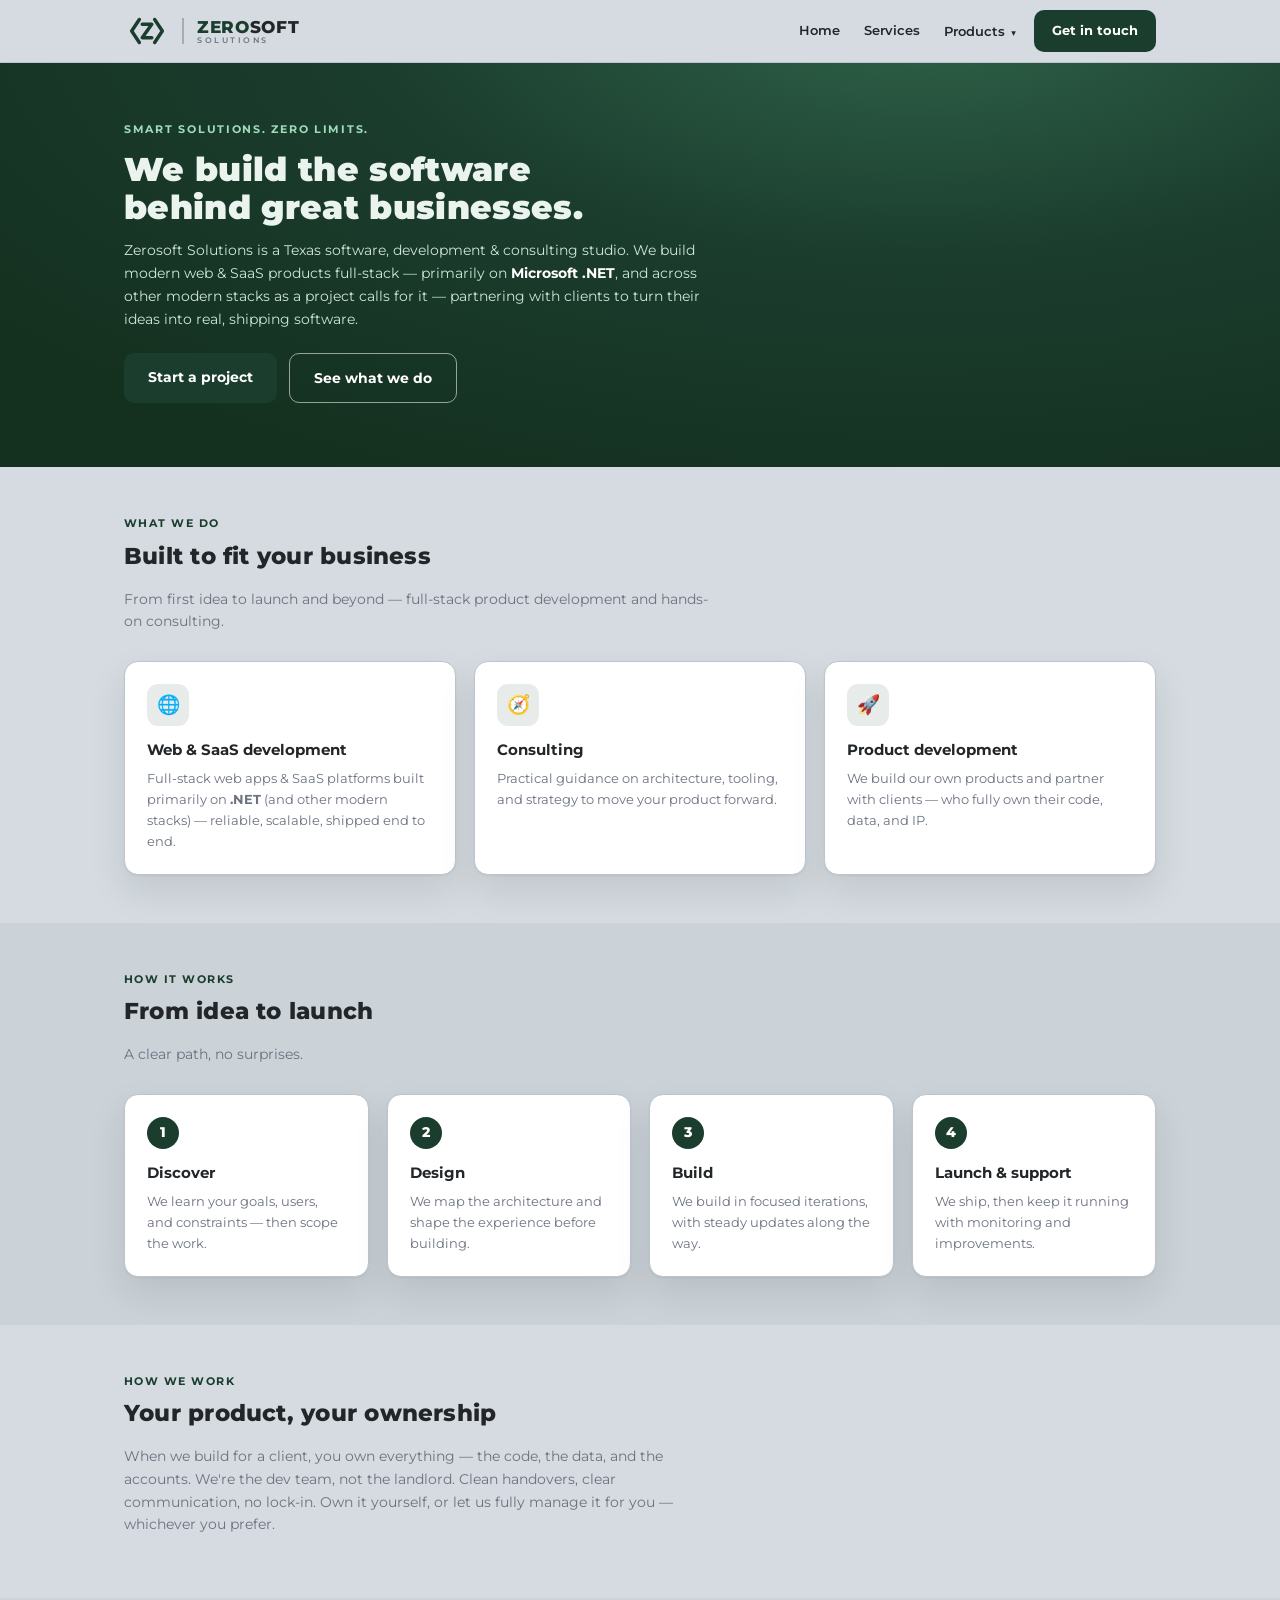
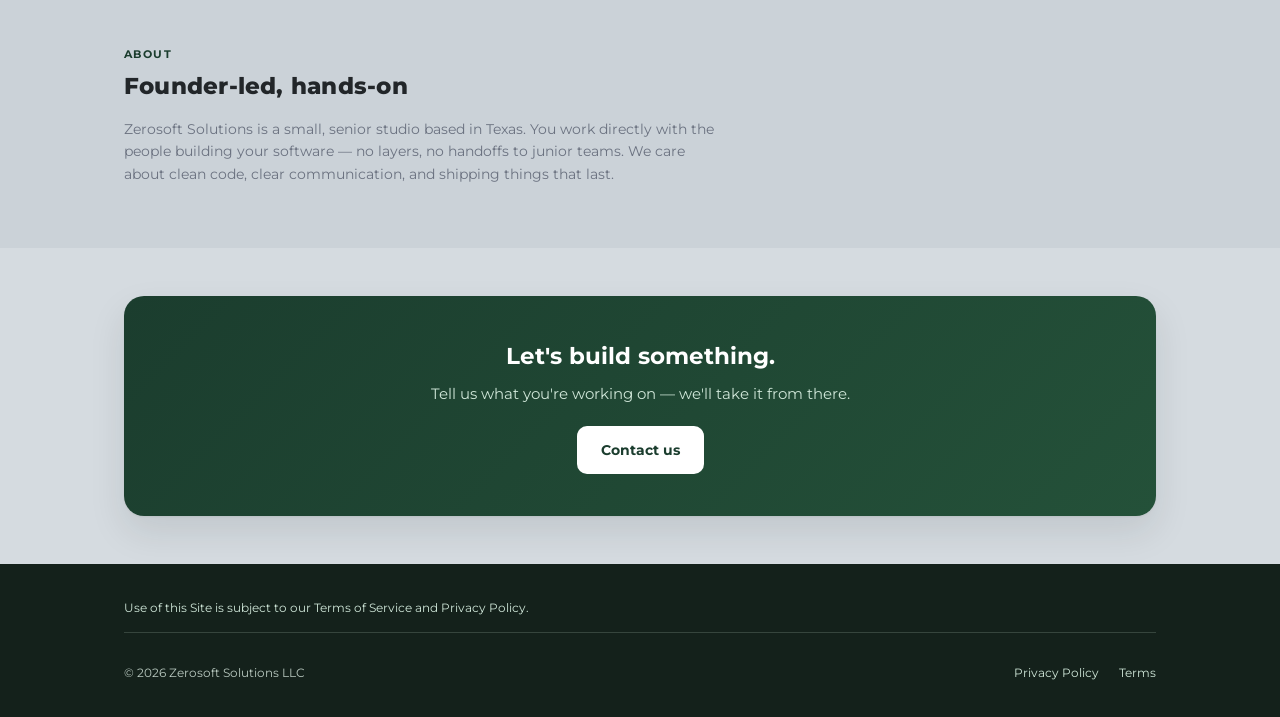
<file: index.html>
<!DOCTYPE html>
<html lang="en">
<head>
<meta charset="utf-8">
<meta name="viewport" content="width=device-width, initial-scale=1">
<title>Zerosoft Solutions — Smart Solutions. Zero Limits.</title>
<meta name="description" content="Zerosoft Solutions is a Texas software, development & consulting studio building web & SaaS products and partnering with clients.">
<link rel="stylesheet" href="src/site.css">
<link rel="icon" href="assets/favicon.svg" type="image/svg+xml">
<meta property="og:type" content="website">
<meta property="og:title" content="Zerosoft Solutions — Smart Solutions. Zero Limits.">
<meta property="og:description" content="Texas software, development & consulting studio building web & SaaS products and partnering with clients.">
<meta property="og:url" content="https://zerosoftsolutions.com/">
<meta property="og:image" content="https://zerosoftsolutions.com/assets/og-image.png">
<meta name="twitter:card" content="summary_large_image">
</head>
<body>

<header class="site-header"><div class="wrap">
  <a href="index.html" class="logo"><svg class="logo-mark" viewBox="0 0 48 48" fill="none" aria-hidden="true"><path d="M16 12 8 24 16 36" stroke="currentColor" stroke-width="3.6" stroke-linecap="round" stroke-linejoin="round"/><path d="M32 12 40 24 32 36" stroke="currentColor" stroke-width="3.6" stroke-linecap="round" stroke-linejoin="round"/><path d="M19 17H29L19 31H29" stroke="currentColor" stroke-width="3.6" stroke-linecap="round" stroke-linejoin="round"/></svg><span class="logo-text"><span class="z">Zero</span><span class="s">Soft</span><small>Solutions</small></span></a>
  <nav class="mainnav" id="mainnav">
    <a href="index.html">Home</a>
    <a href="src/services.html">Services</a>
    <div class="dropdown">
      <a class="drop-toggle" tabindex="0">Products <span class="caret">▾</span></a>
      <div class="menu"><span class="soon">Coming soon<small>New products in the works</small></span></div>
    </div>
  </nav>
  <a class="btn" href="#contact">Get in touch</a>
  <button class="navtoggle" aria-label="Open menu" aria-expanded="false" aria-controls="mainnav"><span></span><span></span><span></span></button>
</div></header>

<section class="hero"><div class="wrap">
  <div class="tag">Smart Solutions. Zero Limits.</div>
  <h1>We build the software<br>behind great businesses.</h1>
  <p>Zerosoft Solutions is a Texas software, development &amp; consulting studio. We build modern web &amp; SaaS
  products full-stack — primarily on <b style="color:#fff">Microsoft .NET</b>, and across other modern stacks as a
  project calls for it — partnering with clients to turn their ideas into real, shipping software.</p>
  <div class="cta">
    <a class="btn lg" href="#contact">Start a project</a>
    <a class="btn lg ghost" href="src/services.html">See what we do</a>
  </div>
</div></section>

<section><div class="wrap">
  <div class="eyebrow">What we do</div>
  <h2 class="sec">Built to fit your business</h2>
  <p class="lead">From first idea to launch and beyond — full-stack product development and hands-on consulting.</p>
  <div class="grid">
    <div class="card">
      <div class="ic">🌐</div>
      <h3>Web &amp; SaaS development</h3>
      <p>Full-stack web apps &amp; SaaS platforms built primarily on <b>.NET</b> (and other modern stacks) — reliable, scalable, shipped end to end.</p>
    </div>
    <div class="card">
      <div class="ic">🧭</div>
      <h3>Consulting</h3>
      <p>Practical guidance on architecture, tooling, and strategy to move your product forward.</p>
    </div>
    <div class="card">
      <div class="ic">🚀</div>
      <h3>Product development</h3>
      <p>We build our own products and partner with clients — who fully own their code, data, and IP.</p>
    </div>
  </div>
</div></section>

<section class="soft"><div class="wrap">
  <div class="eyebrow">How it works</div>
  <h2 class="sec">From idea to launch</h2>
  <p class="lead">A clear path, no surprises.</p>
  <div class="grid">
    <div class="card"><div class="stepno">1</div><h3>Discover</h3><p>We learn your goals, users, and constraints — then scope the work.</p></div>
    <div class="card"><div class="stepno">2</div><h3>Design</h3><p>We map the architecture and shape the experience before building.</p></div>
    <div class="card"><div class="stepno">3</div><h3>Build</h3><p>We build in focused iterations, with steady updates along the way.</p></div>
    <div class="card"><div class="stepno">4</div><h3>Launch &amp; support</h3><p>We ship, then keep it running with monitoring and improvements.</p></div>
  </div>
</div></section>

<section><div class="wrap">
  <div class="eyebrow">How we work</div>
  <h2 class="sec">Your product, your ownership</h2>
  <p class="lead">When we build for a client, you own everything — the code, the data, and the accounts.
  We're the dev team, not the landlord. Clean handovers, clear communication, no lock-in.
  Own it yourself, or let us fully manage it for you — whichever you prefer.</p>
</div></section>

<section class="soft"><div class="wrap">
  <div class="eyebrow">About</div>
  <h2 class="sec">Founder-led, hands-on</h2>
  <p class="lead">Zerosoft Solutions is a small, senior studio based in Texas. You work directly with the people building
  your software — no layers, no handoffs to junior teams. We care about clean code, clear communication, and shipping
  things that last.</p>
</div></section>

<section id="contact"><div class="wrap">
  <div class="band">
    <h2>Let's build something.</h2>
    <p>Tell us what you're working on — we'll take it from there.</p>
    <a class="btn lg" style="background:#fff;color:var(--green)" href="mailto:support@zerosoftsolutions.com?subject=Project%20inquiry">Contact us</a>
  </div>
</div></section>

<footer class="site-footer"><div class="wrap">
  <div class="footer-notice">Use of this Site is subject to our <a href="src/terms.html">Terms of Service</a> and <a href="src/privacy.html">Privacy Policy</a>.</div>
  <div class="footer-row">
    <div>&copy; 2026 Zerosoft Solutions LLC</div>
    <div class="links">
      <a href="src/privacy.html">Privacy Policy</a>
      <a href="src/terms.html">Terms</a>
    </div>
  </div>
</div></footer>

<script src="src/nav.js"></script>
</body>
</html>
</file>
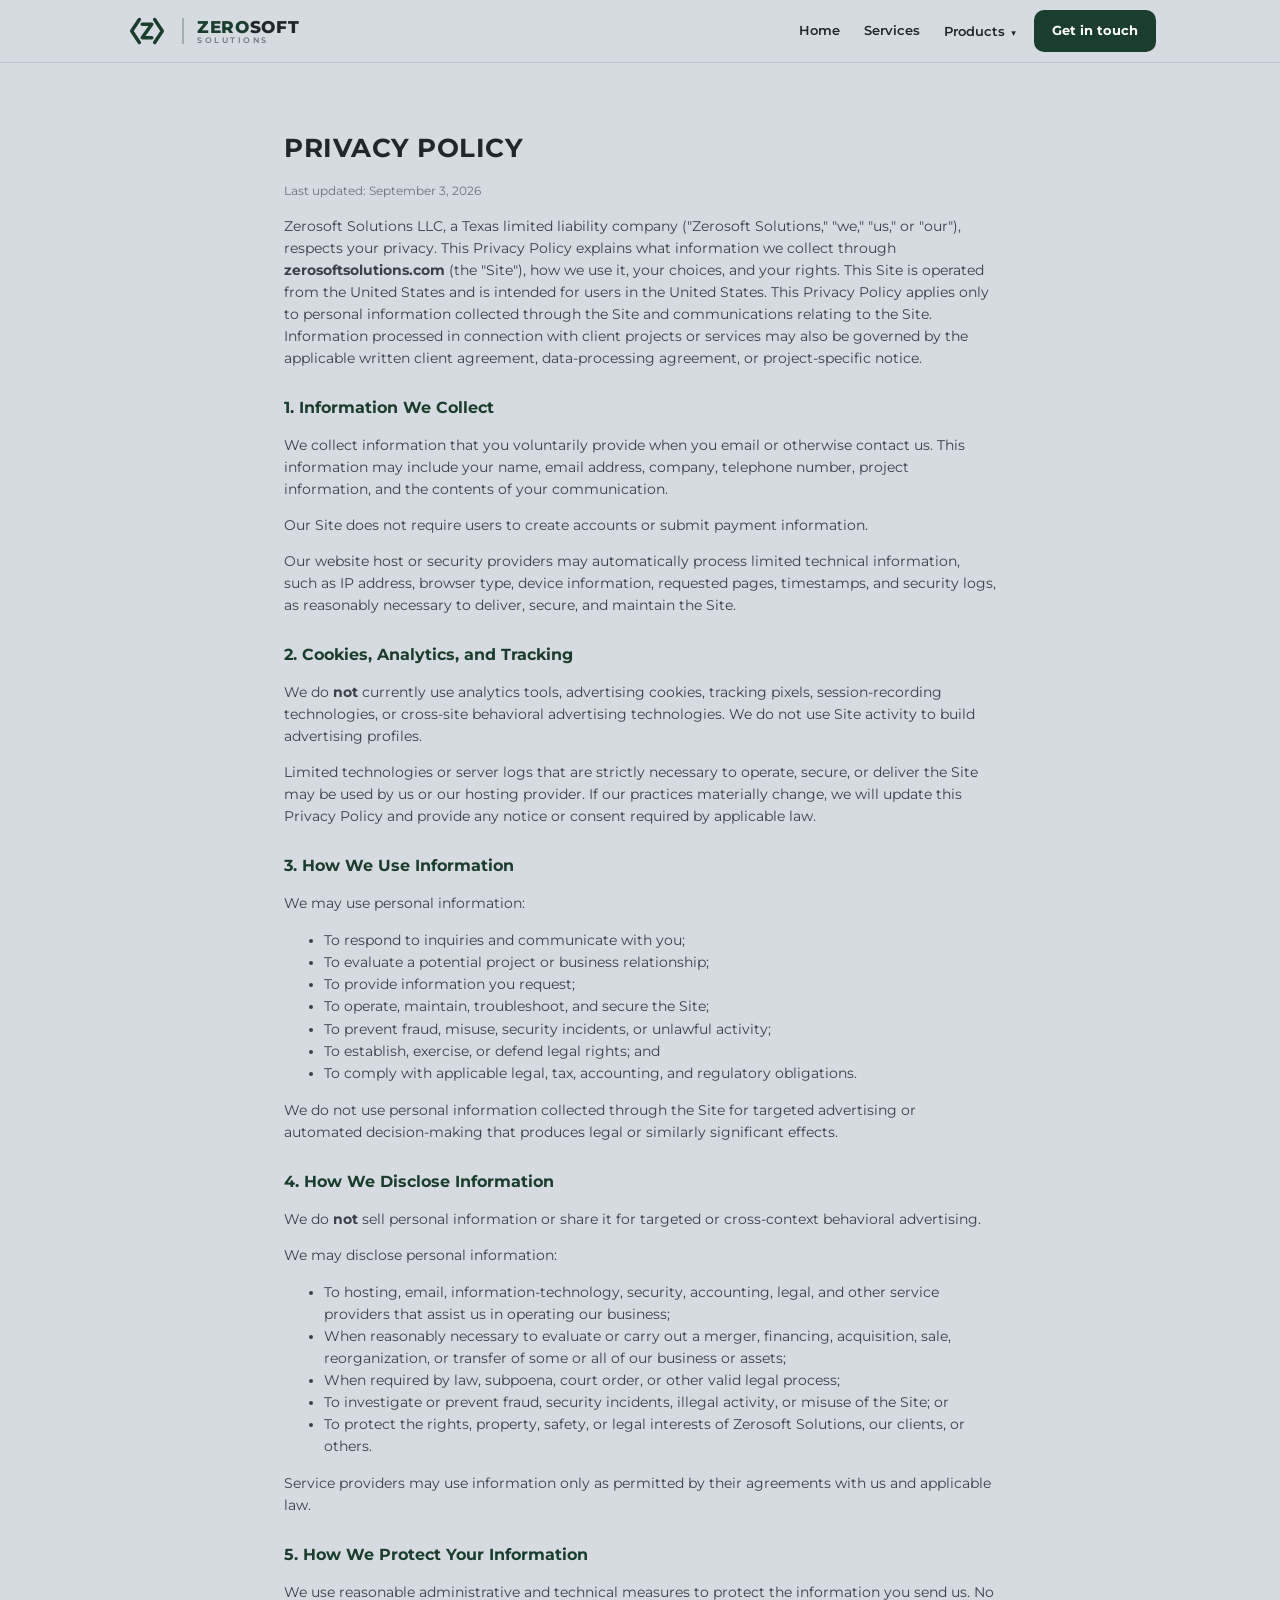
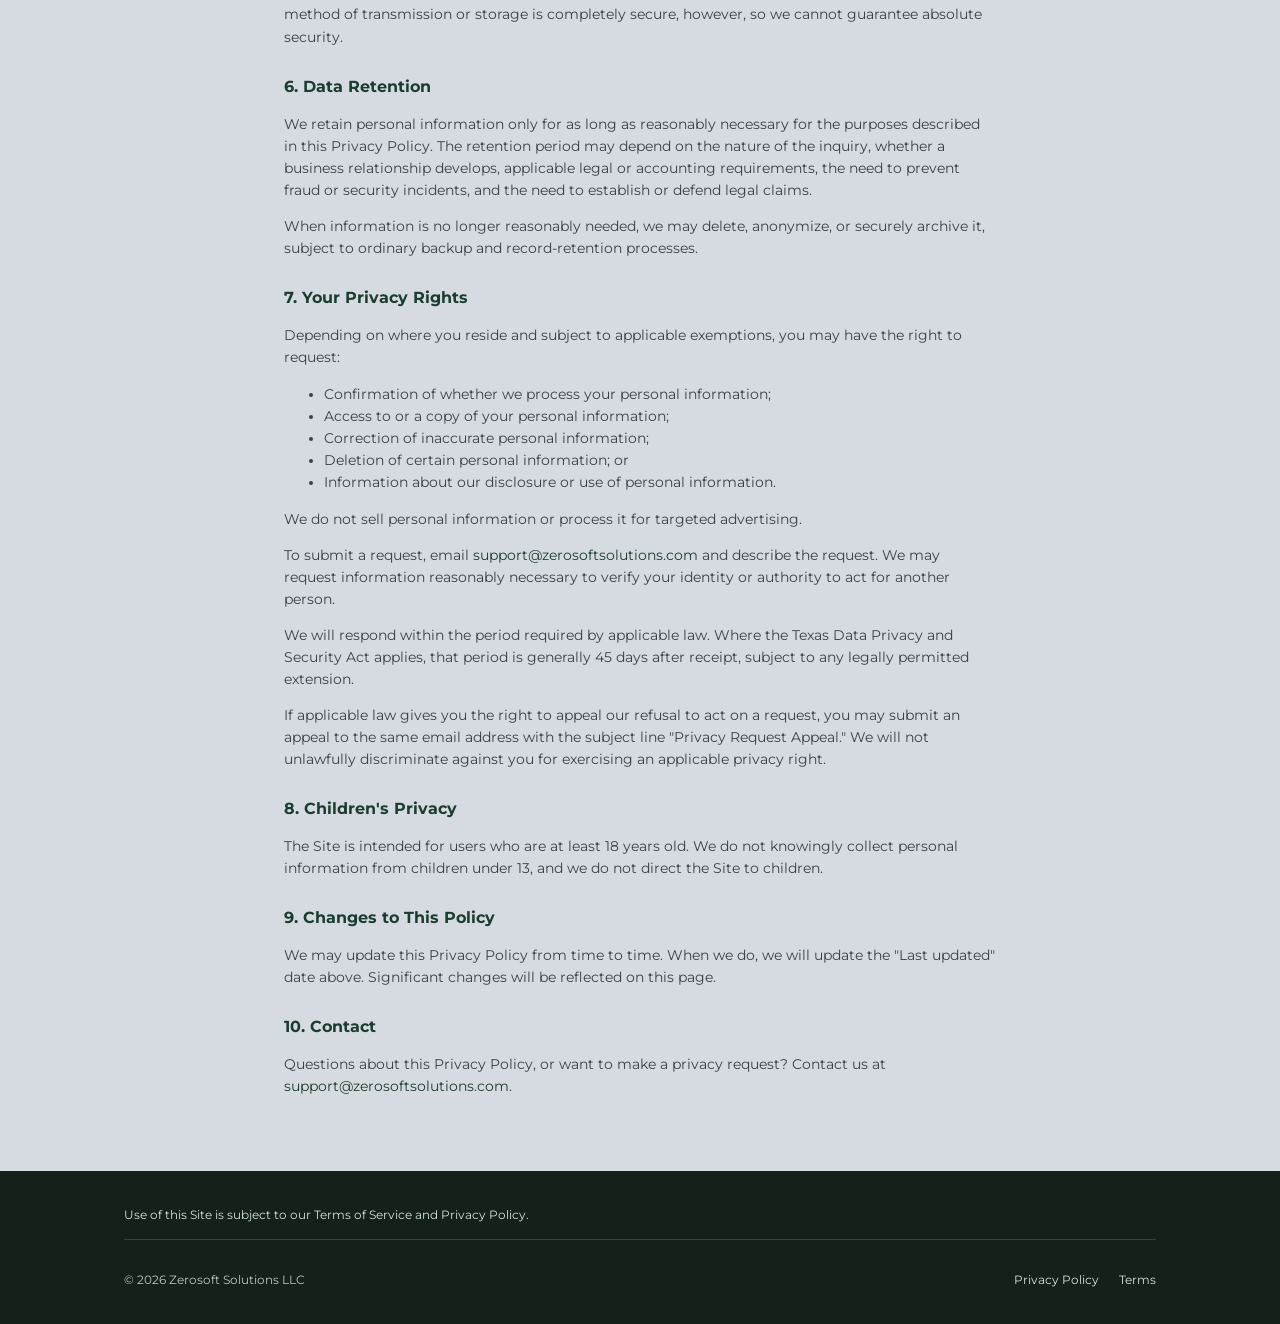
<file: src/privacy.html>
<!DOCTYPE html>
<html lang="en">
<head>
<meta charset="utf-8">
<meta name="viewport" content="width=device-width, initial-scale=1">
<title>Privacy Policy — Zerosoft Solutions</title>
<link rel="stylesheet" href="site.css">
<link rel="icon" href="../assets/favicon.svg" type="image/svg+xml">
<meta property="og:type" content="website">
<meta property="og:title" content="Privacy Policy — Zerosoft Solutions">
<meta property="og:description" content="How Zerosoft Solutions handles information collected through zerosoftsolutions.com.">
<meta property="og:url" content="https://zerosoftsolutions.com/src/privacy.html">
<meta property="og:image" content="https://zerosoftsolutions.com/assets/og-image.png">
<meta name="twitter:card" content="summary_large_image">
</head>
<body>

<header class="site-header"><div class="wrap">
  <a href="../index.html" class="logo"><svg class="logo-mark" viewBox="0 0 48 48" fill="none" aria-hidden="true"><path d="M16 12 8 24 16 36" stroke="currentColor" stroke-width="3.6" stroke-linecap="round" stroke-linejoin="round"/><path d="M32 12 40 24 32 36" stroke="currentColor" stroke-width="3.6" stroke-linecap="round" stroke-linejoin="round"/><path d="M19 17H29L19 31H29" stroke="currentColor" stroke-width="3.6" stroke-linecap="round" stroke-linejoin="round"/></svg><span class="logo-text"><span class="z">Zero</span><span class="s">Soft</span><small>Solutions</small></span></a>
  <nav class="mainnav" id="mainnav">
    <a href="../index.html">Home</a>
    <a href="services.html">Services</a>
    <div class="dropdown">
      <a class="drop-toggle" tabindex="0">Products <span class="caret">▾</span></a>
      <div class="menu"><span class="soon">Coming soon<small>New products in the works</small></span></div>
    </div>
  </nav>
  <a class="btn" href="../index.html#contact">Get in touch</a>
  <button class="navtoggle" aria-label="Open menu" aria-expanded="false" aria-controls="mainnav"><span></span><span></span><span></span></button>
</div></header>

<main class="legal">
  <h1>Privacy Policy</h1>
  <p class="muted">Last updated: September 3, 2026</p>

  <p>Zerosoft Solutions LLC, a Texas limited liability company ("Zerosoft Solutions," "we," "us," or "our"), respects
  your privacy. This Privacy Policy explains what information we collect through <b>zerosoftsolutions.com</b> (the
  "Site"), how we use it, your choices, and your rights. This Site is operated from the United States and is intended
  for users in the United States. This Privacy Policy applies only to personal information collected through the Site
  and communications relating to the Site. Information processed in connection with client projects or services may
  also be governed by the applicable written client agreement, data-processing agreement, or project-specific
  notice.</p>

  <h2>1. Information We Collect</h2>
  <p>We collect information that you voluntarily provide when you email or otherwise contact us. This information may
  include your name, email address, company, telephone number, project information, and the contents of your
  communication.</p>
  <p>Our Site does not require users to create accounts or submit payment information.</p>
  <p>Our website host or security providers may automatically process limited technical information, such as IP address,
  browser type, device information, requested pages, timestamps, and security logs, as reasonably necessary to deliver,
  secure, and maintain the Site.</p>

  <h2>2. Cookies, Analytics, and Tracking</h2>
  <p>We do <b>not</b> currently use analytics tools, advertising cookies, tracking pixels, session-recording
  technologies, or cross-site behavioral advertising technologies. We do not use Site activity to build advertising
  profiles.</p>
  <p>Limited technologies or server logs that are strictly necessary to operate, secure, or deliver the Site may be used
  by us or our hosting provider. If our practices materially change, we will update this Privacy Policy and provide any
  notice or consent required by applicable law.</p>

  <h2>3. How We Use Information</h2>
  <p>We may use personal information:</p>
  <ul>
    <li>To respond to inquiries and communicate with you;</li>
    <li>To evaluate a potential project or business relationship;</li>
    <li>To provide information you request;</li>
    <li>To operate, maintain, troubleshoot, and secure the Site;</li>
    <li>To prevent fraud, misuse, security incidents, or unlawful activity;</li>
    <li>To establish, exercise, or defend legal rights; and</li>
    <li>To comply with applicable legal, tax, accounting, and regulatory obligations.</li>
  </ul>
  <p>We do not use personal information collected through the Site for targeted advertising or automated decision-making
  that produces legal or similarly significant effects.</p>

  <h2>4. How We Disclose Information</h2>
  <p>We do <b>not</b> sell personal information or share it for targeted or cross-context behavioral advertising.</p>
  <p>We may disclose personal information:</p>
  <ul>
    <li>To hosting, email, information-technology, security, accounting, legal, and other service providers that assist
    us in operating our business;</li>
    <li>When reasonably necessary to evaluate or carry out a merger, financing, acquisition, sale, reorganization, or
    transfer of some or all of our business or assets;</li>
    <li>When required by law, subpoena, court order, or other valid legal process;</li>
    <li>To investigate or prevent fraud, security incidents, illegal activity, or misuse of the Site; or</li>
    <li>To protect the rights, property, safety, or legal interests of Zerosoft Solutions, our clients, or others.</li>
  </ul>
  <p>Service providers may use information only as permitted by their agreements with us and applicable law.</p>

  <h2>5. How We Protect Your Information</h2>
  <p>We use reasonable administrative and technical measures to protect the information you send us. No method of
  transmission or storage is completely secure, however, so we cannot guarantee absolute security.</p>

  <h2>6. Data Retention</h2>
  <p>We retain personal information only for as long as reasonably necessary for the purposes described in this Privacy
  Policy. The retention period may depend on the nature of the inquiry, whether a business relationship develops,
  applicable legal or accounting requirements, the need to prevent fraud or security incidents, and the need to
  establish or defend legal claims.</p>
  <p>When information is no longer reasonably needed, we may delete, anonymize, or securely archive it, subject to
  ordinary backup and record-retention processes.</p>

  <h2>7. Your Privacy Rights</h2>
  <p>Depending on where you reside and subject to applicable exemptions, you may have the right to request:</p>
  <ul>
    <li>Confirmation of whether we process your personal information;</li>
    <li>Access to or a copy of your personal information;</li>
    <li>Correction of inaccurate personal information;</li>
    <li>Deletion of certain personal information; or</li>
    <li>Information about our disclosure or use of personal information.</li>
  </ul>
  <p>We do not sell personal information or process it for targeted advertising.</p>
  <p>To submit a request, email <a href="mailto:support@zerosoftsolutions.com">support@zerosoftsolutions.com</a> and
  describe the request. We may request information reasonably necessary to verify your identity or authority to act for
  another person.</p>
  <p>We will respond within the period required by applicable law. Where the Texas Data Privacy and Security Act
  applies, that period is generally 45 days after receipt, subject to any legally permitted extension.</p>
  <p>If applicable law gives you the right to appeal our refusal to act on a request, you may submit an appeal to the
  same email address with the subject line "Privacy Request Appeal." We will not unlawfully discriminate against you for
  exercising an applicable privacy right.</p>

  <h2>8. Children's Privacy</h2>
  <p>The Site is intended for users who are at least 18 years old. We do not knowingly collect personal information from
  children under 13, and we do not direct the Site to children.</p>

  <h2>9. Changes to This Policy</h2>
  <p>We may update this Privacy Policy from time to time. When we do, we will update the "Last updated" date above.
  Significant changes will be reflected on this page.</p>

  <h2>10. Contact</h2>
  <p>Questions about this Privacy Policy, or want to make a privacy request? Contact us at
  <a href="mailto:support@zerosoftsolutions.com">support@zerosoftsolutions.com</a>.</p>
</main>

<footer class="site-footer"><div class="wrap">
  <div class="footer-notice">Use of this Site is subject to our <a href="terms.html">Terms of Service</a> and <a href="privacy.html">Privacy Policy</a>.</div>
  <div class="footer-row">
    <div>&copy; 2026 Zerosoft Solutions LLC</div>
    <div class="links">
      <a href="privacy.html">Privacy Policy</a>
      <a href="terms.html">Terms</a>
    </div>
  </div>
</div></footer>

<script src="nav.js"></script>
</body>
</html>
</file>
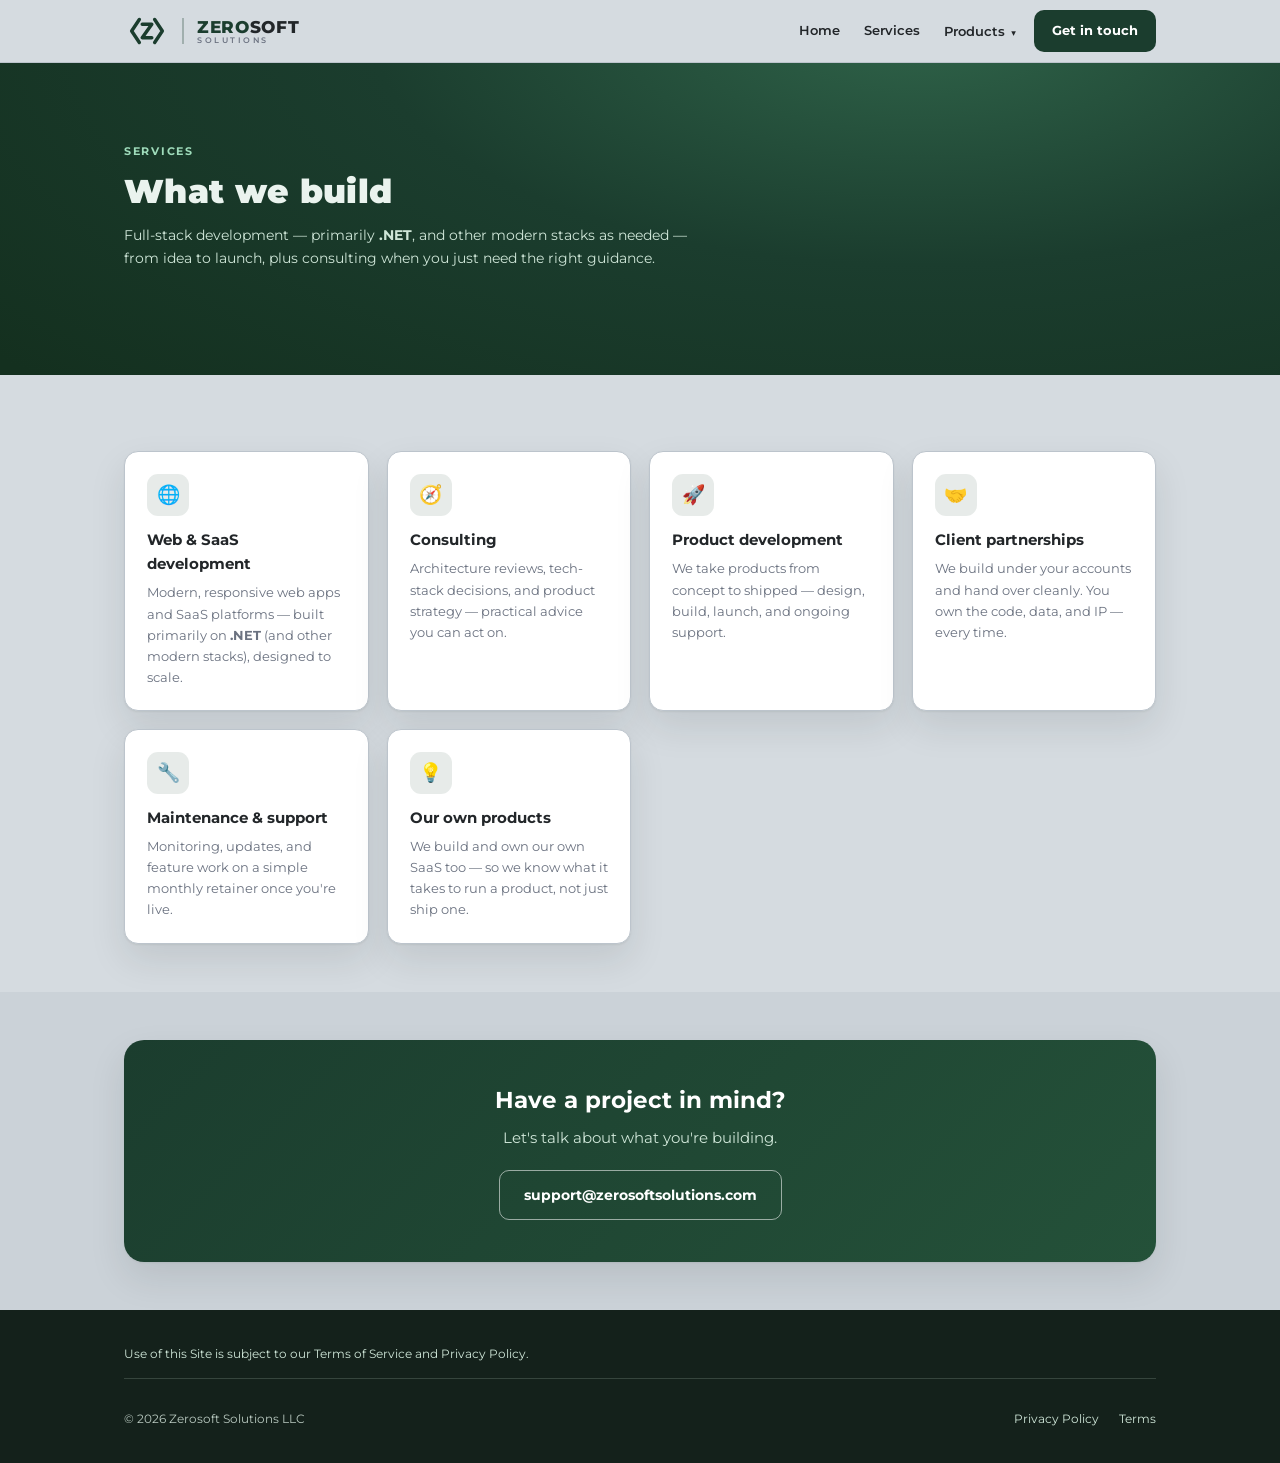
<file: src/services.html>
<!DOCTYPE html>
<html lang="en">
<head>
<meta charset="utf-8">
<meta name="viewport" content="width=device-width, initial-scale=1">
<title>Services — Zerosoft Solutions</title>
<meta name="description" content="Web & SaaS development, consulting, and product development from Zerosoft Solutions.">
<link rel="stylesheet" href="site.css">
<link rel="icon" href="../assets/favicon.svg" type="image/svg+xml">
<meta property="og:type" content="website">
<meta property="og:title" content="Services — Zerosoft Solutions">
<meta property="og:description" content="Web & SaaS development (.NET-primary), consulting, and managed services.">
<meta property="og:url" content="https://zerosoftsolutions.com/src/services.html">
<meta property="og:image" content="https://zerosoftsolutions.com/assets/og-image.png">
<meta name="twitter:card" content="summary_large_image">
</head>
<body>

<header class="site-header"><div class="wrap">
  <a href="../index.html" class="logo"><svg class="logo-mark" viewBox="0 0 48 48" fill="none" aria-hidden="true"><path d="M16 12 8 24 16 36" stroke="currentColor" stroke-width="3.6" stroke-linecap="round" stroke-linejoin="round"/><path d="M32 12 40 24 32 36" stroke="currentColor" stroke-width="3.6" stroke-linecap="round" stroke-linejoin="round"/><path d="M19 17H29L19 31H29" stroke="currentColor" stroke-width="3.6" stroke-linecap="round" stroke-linejoin="round"/></svg><span class="logo-text"><span class="z">Zero</span><span class="s">Soft</span><small>Solutions</small></span></a>
  <nav class="mainnav" id="mainnav">
    <a href="../index.html">Home</a>
    <a href="services.html">Services</a>
    <div class="dropdown">
      <a class="drop-toggle" tabindex="0">Products <span class="caret">▾</span></a>
      <div class="menu"><span class="soon">Coming soon<small>New products in the works</small></span></div>
    </div>
  </nav>
  <a class="btn" href="../index.html#contact">Get in touch</a>
  <button class="navtoggle" aria-label="Open menu" aria-expanded="false" aria-controls="mainnav"><span></span><span></span><span></span></button>
</div></header>

<section class="hero" style="padding:80px 0 84px"><div class="wrap">
  <div class="tag">Services</div>
  <h1>What we build</h1>
  <p>Full-stack development — primarily <b>.NET</b>, and other modern stacks as needed — from idea to launch, plus consulting when you just need the right guidance.</p>
</div></section>

<section><div class="wrap">
  <div class="grid">
    <div class="card">
      <div class="ic">🌐</div>
      <h3>Web &amp; SaaS development</h3>
      <p>Modern, responsive web apps and SaaS platforms — built primarily on <b>.NET</b> (and other modern stacks), designed to scale.</p>
    </div>
    <div class="card">
      <div class="ic">🧭</div>
      <h3>Consulting</h3>
      <p>Architecture reviews, tech-stack decisions, and product strategy — practical advice you can act on.</p>
    </div>
    <div class="card">
      <div class="ic">🚀</div>
      <h3>Product development</h3>
      <p>We take products from concept to shipped — design, build, launch, and ongoing support.</p>
    </div>
    <div class="card">
      <div class="ic">🤝</div>
      <h3>Client partnerships</h3>
      <p>We build under your accounts and hand over cleanly. You own the code, data, and IP — every time.</p>
    </div>
    <div class="card">
      <div class="ic">🔧</div>
      <h3>Maintenance &amp; support</h3>
      <p>Monitoring, updates, and feature work on a simple monthly retainer once you're live.</p>
    </div>
    <div class="card">
      <div class="ic">💡</div>
      <h3>Our own products</h3>
      <p>We build and own our own SaaS too — so we know what it takes to run a product, not just ship one.</p>
    </div>
  </div>
</div></section>

<section class="soft"><div class="wrap">
  <div class="band">
    <h2>Have a project in mind?</h2>
    <p>Let's talk about what you're building.</p>
    <a class="btn lg ghost" href="mailto:support@zerosoftsolutions.com">support@zerosoftsolutions.com</a>
  </div>
</div></section>

<footer class="site-footer"><div class="wrap">
  <div class="footer-notice">Use of this Site is subject to our <a href="terms.html">Terms of Service</a> and <a href="privacy.html">Privacy Policy</a>.</div>
  <div class="footer-row">
    <div>&copy; 2026 Zerosoft Solutions LLC</div>
    <div class="links">
      <a href="privacy.html">Privacy Policy</a>
      <a href="terms.html">Terms</a>
    </div>
  </div>
</div></footer>

<script src="nav.js"></script>
</body>
</html>
</file>
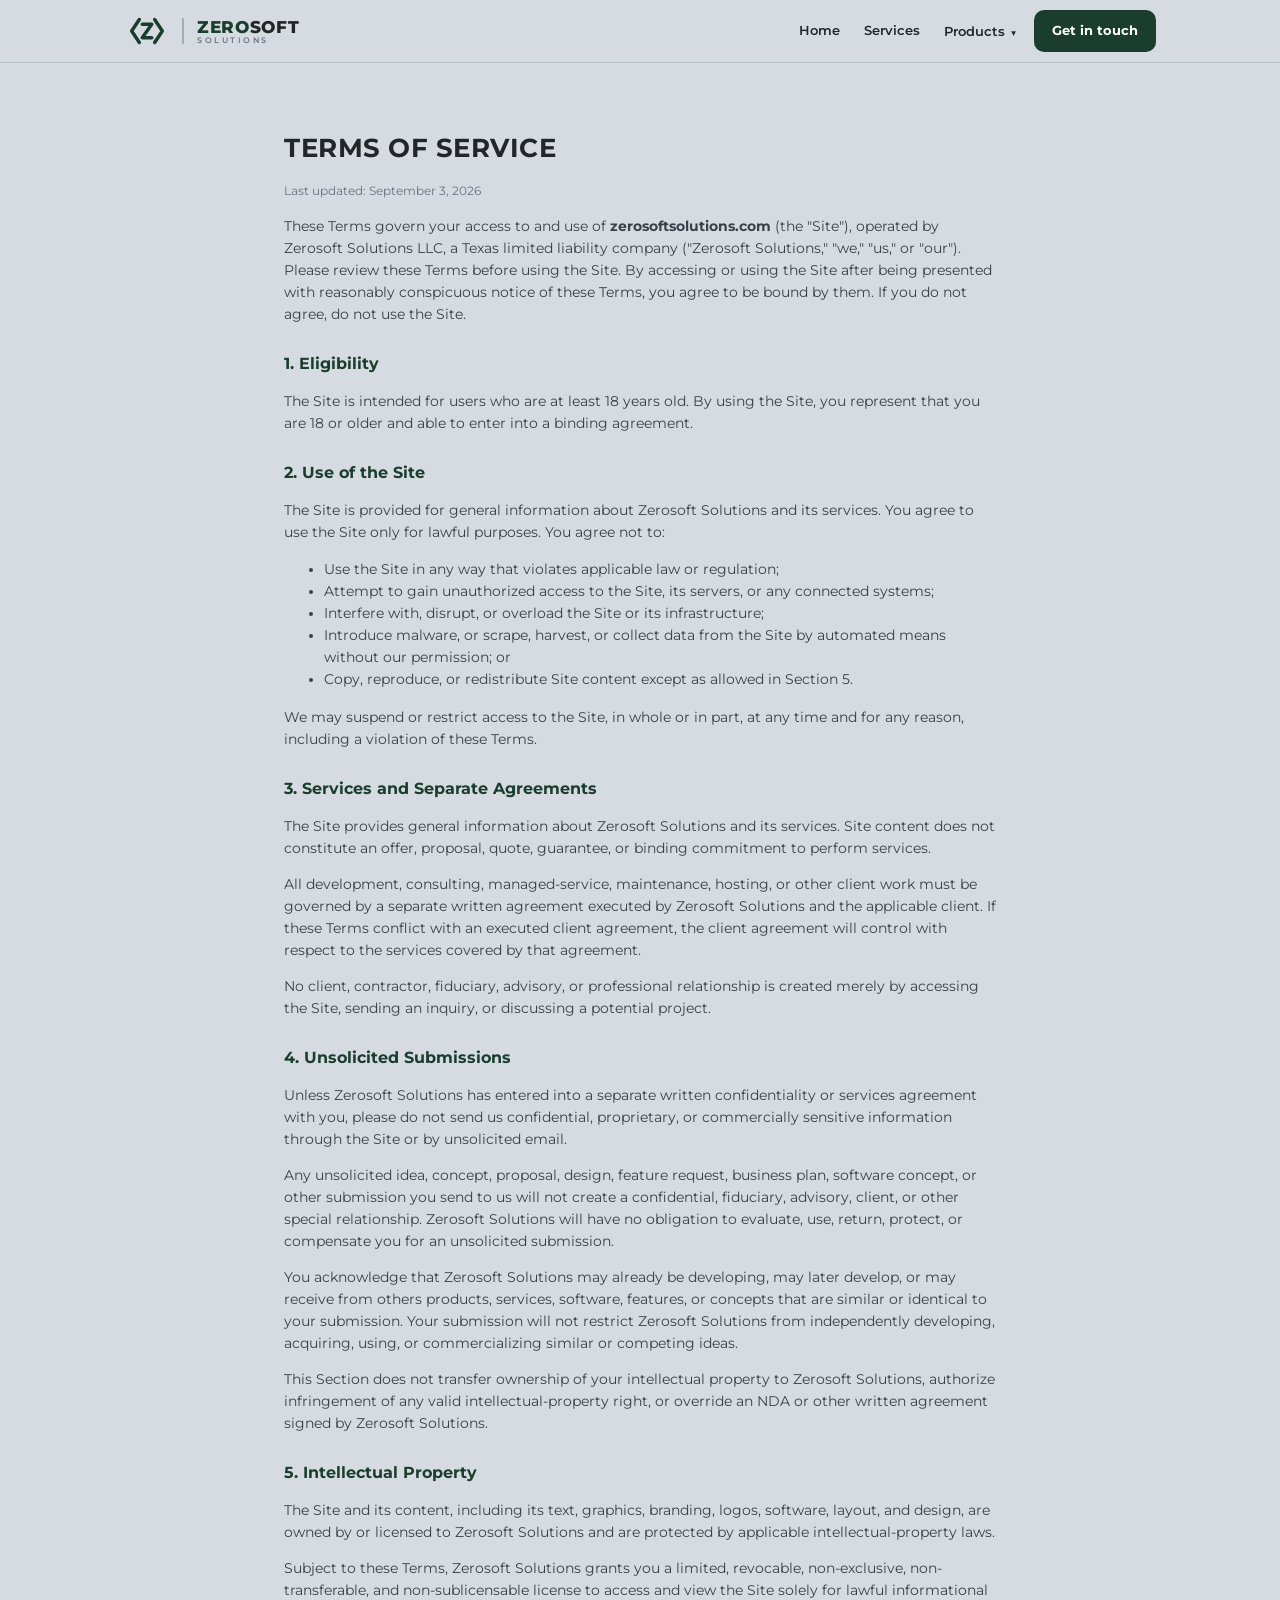
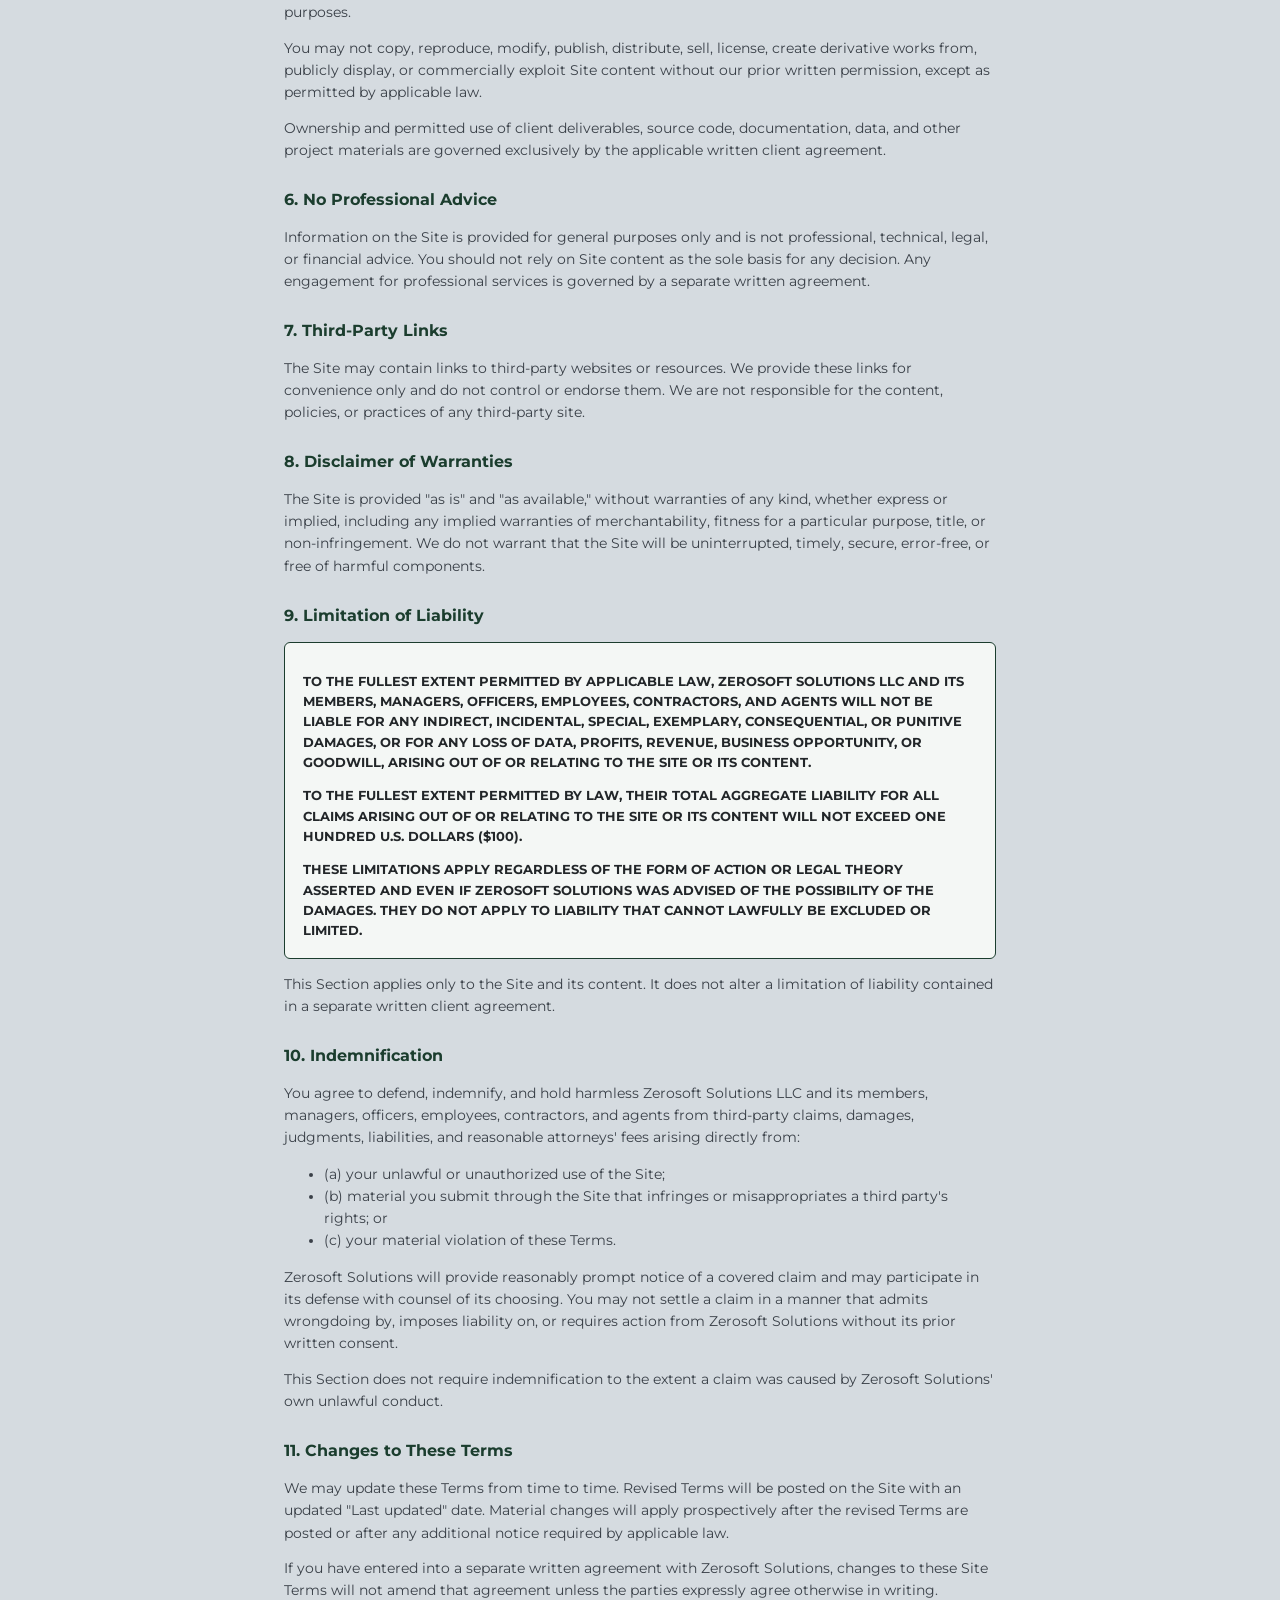
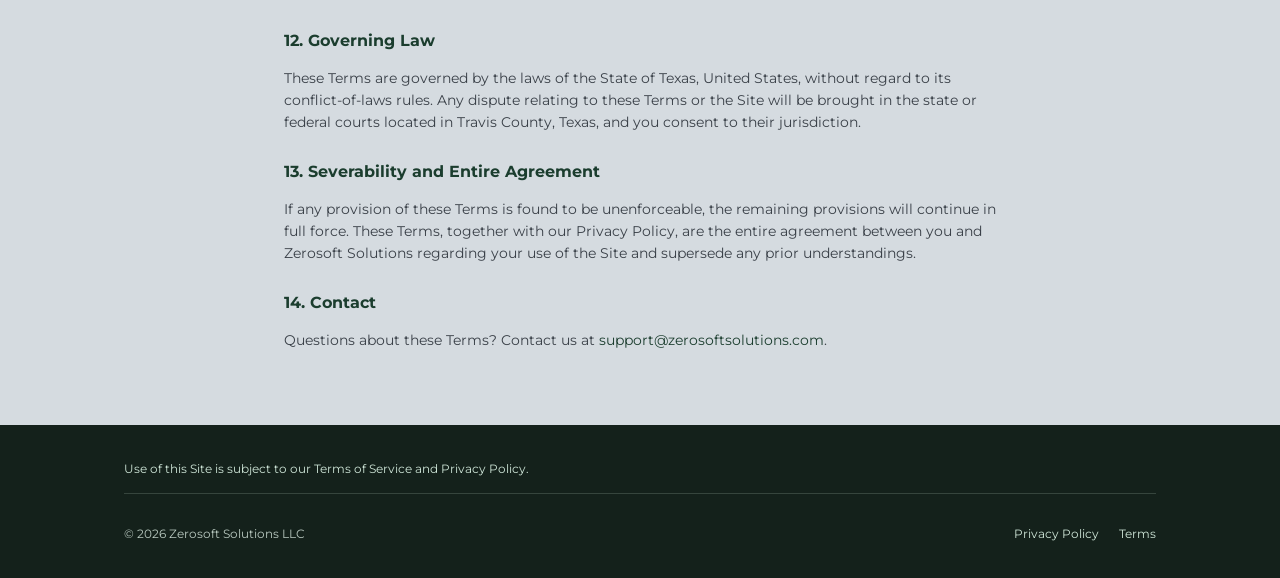
<file: src/terms.html>
<!DOCTYPE html>
<html lang="en">
<head>
<meta charset="utf-8">
<meta name="viewport" content="width=device-width, initial-scale=1">
<title>Terms of Service — Zerosoft Solutions</title>
<link rel="stylesheet" href="site.css">
<link rel="icon" href="../assets/favicon.svg" type="image/svg+xml">
<meta property="og:type" content="website">
<meta property="og:title" content="Terms of Service — Zerosoft Solutions">
<meta property="og:description" content="Terms governing use of zerosoftsolutions.com.">
<meta property="og:url" content="https://zerosoftsolutions.com/src/terms.html">
<meta property="og:image" content="https://zerosoftsolutions.com/assets/og-image.png">
<meta name="twitter:card" content="summary_large_image">
</head>
<body>

<header class="site-header"><div class="wrap">
  <a href="../index.html" class="logo"><svg class="logo-mark" viewBox="0 0 48 48" fill="none" aria-hidden="true"><path d="M16 12 8 24 16 36" stroke="currentColor" stroke-width="3.6" stroke-linecap="round" stroke-linejoin="round"/><path d="M32 12 40 24 32 36" stroke="currentColor" stroke-width="3.6" stroke-linecap="round" stroke-linejoin="round"/><path d="M19 17H29L19 31H29" stroke="currentColor" stroke-width="3.6" stroke-linecap="round" stroke-linejoin="round"/></svg><span class="logo-text"><span class="z">Zero</span><span class="s">Soft</span><small>Solutions</small></span></a>
  <nav class="mainnav" id="mainnav">
    <a href="../index.html">Home</a>
    <a href="services.html">Services</a>
    <div class="dropdown">
      <a class="drop-toggle" tabindex="0">Products <span class="caret">▾</span></a>
      <div class="menu"><span class="soon">Coming soon<small>New products in the works</small></span></div>
    </div>
  </nav>
  <a class="btn" href="../index.html#contact">Get in touch</a>
  <button class="navtoggle" aria-label="Open menu" aria-expanded="false" aria-controls="mainnav"><span></span><span></span><span></span></button>
</div></header>

<main class="legal">
  <h1>Terms of Service</h1>
  <p class="muted">Last updated: September 3, 2026</p>

  <p>These Terms govern your access to and use of <b>zerosoftsolutions.com</b> (the "Site"), operated by
  Zerosoft Solutions LLC, a Texas limited liability company ("Zerosoft Solutions," "we," "us," or "our").
  Please review these Terms before using the Site. By accessing or using the Site after being presented with
  reasonably conspicuous notice of these Terms, you agree to be bound by them. If you do not agree, do not use
  the Site.</p>

  <h2>1. Eligibility</h2>
  <p>The Site is intended for users who are at least 18 years old. By using the Site, you represent that you are 18 or
  older and able to enter into a binding agreement.</p>

  <h2>2. Use of the Site</h2>
  <p>The Site is provided for general information about Zerosoft Solutions and its services. You agree to use the Site
  only for lawful purposes. You agree not to:</p>
  <ul>
    <li>Use the Site in any way that violates applicable law or regulation;</li>
    <li>Attempt to gain unauthorized access to the Site, its servers, or any connected systems;</li>
    <li>Interfere with, disrupt, or overload the Site or its infrastructure;</li>
    <li>Introduce malware, or scrape, harvest, or collect data from the Site by automated means without our permission; or</li>
    <li>Copy, reproduce, or redistribute Site content except as allowed in Section 5.</li>
  </ul>
  <p>We may suspend or restrict access to the Site, in whole or in part, at any time and for any reason, including a
  violation of these Terms.</p>

  <h2>3. Services and Separate Agreements</h2>
  <p>The Site provides general information about Zerosoft Solutions and its services. Site content does not constitute
  an offer, proposal, quote, guarantee, or binding commitment to perform services.</p>
  <p>All development, consulting, managed-service, maintenance, hosting, or other client work must be governed by a
  separate written agreement executed by Zerosoft Solutions and the applicable client. If these Terms conflict with an
  executed client agreement, the client agreement will control with respect to the services covered by that agreement.</p>
  <p>No client, contractor, fiduciary, advisory, or professional relationship is created merely by accessing the Site,
  sending an inquiry, or discussing a potential project.</p>

  <h2>4. Unsolicited Submissions</h2>
  <p>Unless Zerosoft Solutions has entered into a separate written confidentiality or services agreement with you,
  please do not send us confidential, proprietary, or commercially sensitive information through the Site or by
  unsolicited email.</p>
  <p>Any unsolicited idea, concept, proposal, design, feature request, business plan, software concept, or other
  submission you send to us will not create a confidential, fiduciary, advisory, client, or other special relationship.
  Zerosoft Solutions will have no obligation to evaluate, use, return, protect, or compensate you for an unsolicited
  submission.</p>
  <p>You acknowledge that Zerosoft Solutions may already be developing, may later develop, or may receive from others
  products, services, software, features, or concepts that are similar or identical to your submission. Your submission
  will not restrict Zerosoft Solutions from independently developing, acquiring, using, or commercializing similar or
  competing ideas.</p>
  <p>This Section does not transfer ownership of your intellectual property to Zerosoft Solutions, authorize
  infringement of any valid intellectual-property right, or override an NDA or other written agreement signed by
  Zerosoft Solutions.</p>

  <h2>5. Intellectual Property</h2>
  <p>The Site and its content, including its text, graphics, branding, logos, software, layout, and design, are owned by
  or licensed to Zerosoft Solutions and are protected by applicable intellectual-property laws.</p>
  <p>Subject to these Terms, Zerosoft Solutions grants you a limited, revocable, non-exclusive, non-transferable, and
  non-sublicensable license to access and view the Site solely for lawful informational purposes.</p>
  <p>You may not copy, reproduce, modify, publish, distribute, sell, license, create derivative works from, publicly
  display, or commercially exploit Site content without our prior written permission, except as permitted by applicable
  law.</p>
  <p>Ownership and permitted use of client deliverables, source code, documentation, data, and other project materials
  are governed exclusively by the applicable written client agreement.</p>

  <h2>6. No Professional Advice</h2>
  <p>Information on the Site is provided for general purposes only and is not professional, technical, legal, or
  financial advice. You should not rely on Site content as the sole basis for any decision. Any engagement for
  professional services is governed by a separate written agreement.</p>

  <h2>7. Third-Party Links</h2>
  <p>The Site may contain links to third-party websites or resources. We provide these links for convenience only and
  do not control or endorse them. We are not responsible for the content, policies, or practices of any third-party
  site.</p>

  <h2>8. Disclaimer of Warranties</h2>
  <p>The Site is provided "as is" and "as available," without warranties of any kind, whether express or implied,
  including any implied warranties of merchantability, fitness for a particular purpose, title, or non-infringement. We
  do not warrant that the Site will be uninterrupted, timely, secure, error-free, or free of harmful components.</p>

  <h2>9. Limitation of Liability</h2>
  <div class="conspicuous">
    <p>TO THE FULLEST EXTENT PERMITTED BY APPLICABLE LAW, ZEROSOFT SOLUTIONS LLC AND ITS MEMBERS, MANAGERS, OFFICERS,
    EMPLOYEES, CONTRACTORS, AND AGENTS WILL NOT BE LIABLE FOR ANY INDIRECT, INCIDENTAL, SPECIAL, EXEMPLARY,
    CONSEQUENTIAL, OR PUNITIVE DAMAGES, OR FOR ANY LOSS OF DATA, PROFITS, REVENUE, BUSINESS OPPORTUNITY, OR GOODWILL,
    ARISING OUT OF OR RELATING TO THE SITE OR ITS CONTENT.</p>
    <p>TO THE FULLEST EXTENT PERMITTED BY LAW, THEIR TOTAL AGGREGATE LIABILITY FOR ALL CLAIMS ARISING OUT OF OR RELATING
    TO THE SITE OR ITS CONTENT WILL NOT EXCEED ONE HUNDRED U.S. DOLLARS ($100).</p>
    <p>THESE LIMITATIONS APPLY REGARDLESS OF THE FORM OF ACTION OR LEGAL THEORY ASSERTED AND EVEN IF ZEROSOFT SOLUTIONS
    WAS ADVISED OF THE POSSIBILITY OF THE DAMAGES. THEY DO NOT APPLY TO LIABILITY THAT CANNOT LAWFULLY BE EXCLUDED OR
    LIMITED.</p>
  </div>
  <p>This Section applies only to the Site and its content. It does not alter a limitation of liability contained in a
  separate written client agreement.</p>

  <h2>10. Indemnification</h2>
  <p>You agree to defend, indemnify, and hold harmless Zerosoft Solutions LLC and its members, managers, officers,
  employees, contractors, and agents from third-party claims, damages, judgments, liabilities, and reasonable
  attorneys' fees arising directly from:</p>
  <ul>
    <li>(a) your unlawful or unauthorized use of the Site;</li>
    <li>(b) material you submit through the Site that infringes or misappropriates a third party's rights; or</li>
    <li>(c) your material violation of these Terms.</li>
  </ul>
  <p>Zerosoft Solutions will provide reasonably prompt notice of a covered claim and may participate in its defense with
  counsel of its choosing. You may not settle a claim in a manner that admits wrongdoing by, imposes liability on, or
  requires action from Zerosoft Solutions without its prior written consent.</p>
  <p>This Section does not require indemnification to the extent a claim was caused by Zerosoft Solutions' own unlawful
  conduct.</p>

  <h2>11. Changes to These Terms</h2>
  <p>We may update these Terms from time to time. Revised Terms will be posted on the Site with an updated "Last
  updated" date. Material changes will apply prospectively after the revised Terms are posted or after any additional
  notice required by applicable law.</p>
  <p>If you have entered into a separate written agreement with Zerosoft Solutions, changes to these Site Terms will not
  amend that agreement unless the parties expressly agree otherwise in writing.</p>

  <h2>12. Governing Law</h2>
  <p>These Terms are governed by the laws of the State of Texas, United States, without regard to its conflict-of-laws
  rules. Any dispute relating to these Terms or the Site will be brought in the state or federal courts located in
  Travis County, Texas, and you consent to their jurisdiction.</p>

  <h2>13. Severability and Entire Agreement</h2>
  <p>If any provision of these Terms is found to be unenforceable, the remaining provisions will continue in full force.
  These Terms, together with our Privacy Policy, are the entire agreement between you and Zerosoft Solutions regarding
  your use of the Site and supersede any prior understandings.</p>

  <h2>14. Contact</h2>
  <p>Questions about these Terms? Contact us at
  <a href="mailto:support@zerosoftsolutions.com">support@zerosoftsolutions.com</a>.</p>
</main>

<footer class="site-footer"><div class="wrap">
  <div class="footer-notice">Use of this Site is subject to our <a href="terms.html">Terms of Service</a> and <a href="privacy.html">Privacy Policy</a>.</div>
  <div class="footer-row">
    <div>&copy; 2026 Zerosoft Solutions LLC</div>
    <div class="links">
      <a href="privacy.html">Privacy Policy</a>
      <a href="terms.html">Terms</a>
    </div>
  </div>
</div></footer>

<script src="nav.js"></script>
</body>
</html>
</file>
<file: src/site.css>
@import url('https://fonts.googleapis.com/css2?family=Montserrat:wght@400;500;600;700;800;900&display=swap');
:root{
  --green:#1B3D2E;--green-2:#245139;--green-3:#2f6349;
  --ink:#222629;--slate:#6B7280;--line:#bcc4cc;--bg:#d5dbe0;--soft:#cbd2d8;
  --shadow:0 1px 2px rgba(20,30,25,.06),0 16px 36px rgba(20,30,25,.10);
}
*{box-sizing:border-box}
html{scroll-behavior:smooth;font-size:15px}
body{margin:0;font-family:'Montserrat',system-ui,'Segoe UI',Arial,sans-serif;color:var(--ink);background:var(--bg);line-height:1.6}
a{color:var(--green);text-decoration:none}
img{max-width:100%}
.wrap{max-width:1080px;margin:0 auto;padding:0 24px}

/* header */
.site-header{position:sticky;top:0;z-index:30;background:rgba(213,219,224,.9);backdrop-filter:blur(10px);border-bottom:1px solid var(--line)}
.site-header .wrap{display:flex;align-items:center;justify-content:space-between;height:62px;gap:18px}
.logo{display:flex;align-items:center;gap:12px;font-weight:800;text-transform:uppercase;letter-spacing:.04em;font-size:1.16rem;line-height:1}
.logo-mark{width:46px;height:46px;color:var(--green);flex:0 0 auto}
.logo-text{display:block;padding-left:13px;border-left:2px solid rgba(27,61,46,.28)}
.logo .z{color:var(--green)} .logo .s{color:var(--ink)}
.logo small{display:block;font-size:.5rem;letter-spacing:.34em;color:var(--slate);font-weight:600;margin-top:2px}
.mainnav{display:flex;gap:24px;align-items:center}
.mainnav a{color:var(--ink);font-weight:600;font-size:.88rem}
.mainnav a:hover{color:var(--green)}
.btn{display:inline-block;background:var(--green);color:#fff;font-weight:700;font-size:.88rem;padding:10px 18px;border-radius:10px;transition:background .15s,transform .15s;border:none;cursor:pointer}
.btn:hover{background:var(--green-2);transform:translateY(-1px)}
.btn.lg{padding:13px 24px;font-size:.95rem}
.btn.ghost{background:transparent;color:#fff;border:1.5px solid rgba(255,255,255,.55)}
.btn.ghost:hover{background:rgba(255,255,255,.12)}
/* the CTA now sits beside the nav rather than inside it, so the nav can
   collapse into a panel on mobile while the button stays in the bar */
.site-header .wrap{justify-content:flex-start}
.mainnav{margin-left:auto}
.site-header .btn,.site-header .btn:hover{color:#fff}

/* hamburger — desktop hides it */
.navtoggle{display:none;background:none;border:none;cursor:pointer;padding:10px;border-radius:9px;color:var(--ink);line-height:0}
.navtoggle:hover{color:var(--green)}
.navtoggle span{display:block;width:20px;height:2px;background:currentColor;border-radius:2px;transition:transform .18s,opacity .18s}
.navtoggle span+span{margin-top:5px}
.navtoggle[aria-expanded="true"] span:nth-child(1){transform:translateY(7px) rotate(45deg)}
.navtoggle[aria-expanded="true"] span:nth-child(2){opacity:0}
.navtoggle[aria-expanded="true"] span:nth-child(3){transform:translateY(-7px) rotate(-45deg)}

@media(max-width:640px){
  .site-header .wrap{gap:10px}
  .navtoggle{display:block}
  .logo{font-size:1rem;gap:9px}
  .logo-mark{width:38px;height:38px}
  .logo-text{padding-left:10px}
  .logo small{font-size:.46rem;letter-spacing:.28em}

  /* compact CTA stays in the bar — this is the look we settled on */
  .site-header .btn{white-space:nowrap;font-size:.8rem;padding:0 15px;border-radius:9px;
    display:inline-flex;align-items:center;min-height:42px;margin-left:auto}

  /* nav drops down as a panel beneath the header */
  .mainnav{display:none;position:absolute;top:100%;left:0;right:0;margin-left:0;z-index:40;
    flex-direction:column;align-items:stretch;gap:0;padding:0 0 8px;
    background:var(--bg);border-bottom:1px solid var(--line);box-shadow:var(--shadow)}
  .mainnav.open{display:flex}
  /* .open prefix keeps these above the base dropdown rules further down the file */
  .mainnav.open a:not(.btn),.mainnav.open .drop-toggle{display:block;padding:14px 24px;
    font-size:.95rem;border-top:1px solid var(--line)}
  .mainnav.open .dropdown{position:static}
  .mainnav.open .dropdown .menu{position:static;opacity:1;visibility:visible;transform:none;
    box-shadow:none;border:none;background:transparent;padding:4px 24px 8px;min-width:0}
}
@media(max-width:380px){
  .site-header .btn{font-size:.76rem;padding:0 12px}
  .logo{font-size:.92rem}
  .logo-mark{width:34px;height:34px}
}
.mainnav .dropdown{position:relative}
.mainnav .drop-toggle{cursor:pointer;outline:none;color:var(--ink);font-weight:600;font-size:.88rem}
.mainnav .drop-toggle:hover{color:var(--green)}
.mainnav .drop-toggle .caret{font-size:.7em;margin-left:2px}
.mainnav .dropdown .menu{position:absolute;top:calc(100% + 10px);left:0;min-width:210px;background:#fff;border:1px solid var(--line);border-radius:12px;box-shadow:var(--shadow);padding:8px;opacity:0;visibility:hidden;transform:translateY(6px);transition:opacity .16s,transform .16s,visibility .16s}
.mainnav .dropdown:hover .menu,.mainnav .dropdown:focus-within .menu{opacity:1;visibility:visible;transform:translateY(0)}
.mainnav .menu .soon{display:block;padding:9px 11px;color:var(--ink);font-weight:700;font-size:.88rem;border-radius:8px;background:var(--soft)}
.mainnav .menu .soon small{display:block;color:var(--slate);font-weight:500;font-size:.74rem;margin-top:2px}

/* hero */
.hero{background:radial-gradient(1200px 520px at 72% -12%,#2f6349 0%,#1B3D2E 46%,#14301f 100%);color:#eaf3ee;padding:58px 0 64px}
.hero .tag{color:#9fdcbb;font-weight:700;letter-spacing:.16em;text-transform:uppercase;font-size:.72rem;margin-bottom:13px}
.hero h1{font-size:clamp(1.55rem,2.8vw,2.2rem);font-weight:900;line-height:1.14;letter-spacing:.01em;margin:0 0 13px}
.hero p{font-size:.95rem;color:#cfe6d8;max-width:590px;margin:0 0 22px}
.hero .cta{display:flex;gap:12px;flex-wrap:wrap}

/* sections */
section{padding:48px 0}
.eyebrow{color:var(--green);font-weight:700;letter-spacing:.14em;text-transform:uppercase;font-size:.71rem}
h2.sec{font-size:clamp(1.15rem,1.9vw,1.5rem);font-weight:800;margin:5px 0 8px;letter-spacing:.01em}
.lead{color:var(--slate);font-size:.94rem;max-width:590px}
.grid{display:grid;grid-template-columns:repeat(auto-fit,minmax(240px,1fr));gap:18px;margin-top:28px}
.card{background:#ffffff;border:1px solid var(--line);border-radius:14px;padding:22px;box-shadow:var(--shadow)}
.card h3{margin:0 0 6px;font-size:1rem}
.card p{margin:0;color:var(--slate);font-size:.88rem}
.card .ic{width:42px;height:42px;border-radius:11px;background:rgba(27,61,46,.1);display:flex;align-items:center;justify-content:center;font-size:1.25rem;margin-bottom:12px}
.card .stepno{width:32px;height:32px;border-radius:50%;background:var(--green);color:#fff;display:flex;align-items:center;justify-content:center;font-weight:800;font-size:.9rem;margin-bottom:12px}
.soft{background:var(--soft)}

/* contact band */
.band{background:linear-gradient(135deg,#1B3D2E,#245139);color:#eaf3ee;border-radius:20px;padding:42px 34px;text-align:center;box-shadow:var(--shadow)}
.band h2{color:#fff;font-size:1.5rem;margin:0 0 8px}
.band p{color:#cfe6d8;margin:0 0 20px}

/* footer */
.site-footer{background:#14211b;color:#b9c9c0;padding:34px 0}
.site-footer .wrap{display:flex;justify-content:space-between;align-items:center;gap:16px;flex-wrap:wrap;font-size:.83rem}
.site-footer a{color:#cfe6d8}
.site-footer a:hover{color:#fff}
.site-footer .links{display:flex;gap:20px}

/* legal pages */
.legal{max-width:760px;margin:0 auto;padding:48px 24px 60px}
.legal h1{font-size:1.7rem;text-transform:uppercase;letter-spacing:.02em;margin-bottom:4px}
.legal h2{font-size:1.05rem;margin-top:26px;color:var(--green)}
.legal p,.legal li{color:#3a4048;font-size:.92rem}
.legal .muted{color:var(--slate);font-size:.82rem}

/* footer legal notice (conspicuous-notice requirement) */
.site-footer .footer-notice{width:100%;padding-bottom:14px;margin-bottom:14px;border-bottom:1px solid rgba(207,230,216,.18);color:#cfe6d8}
.site-footer .footer-row{display:flex;justify-content:space-between;align-items:center;gap:16px;flex-wrap:wrap;width:100%}

/* conspicuous clause block (limitation of liability) */
.legal .conspicuous{border:1.5px solid var(--green);background:#f4f7f5;border-radius:6px;padding:16px 18px;margin:14px 0}
.legal .conspicuous p{font-weight:700;color:#222629;font-size:.85rem;line-height:1.6}
.legal .conspicuous p:last-child{margin-bottom:0}
</file>
